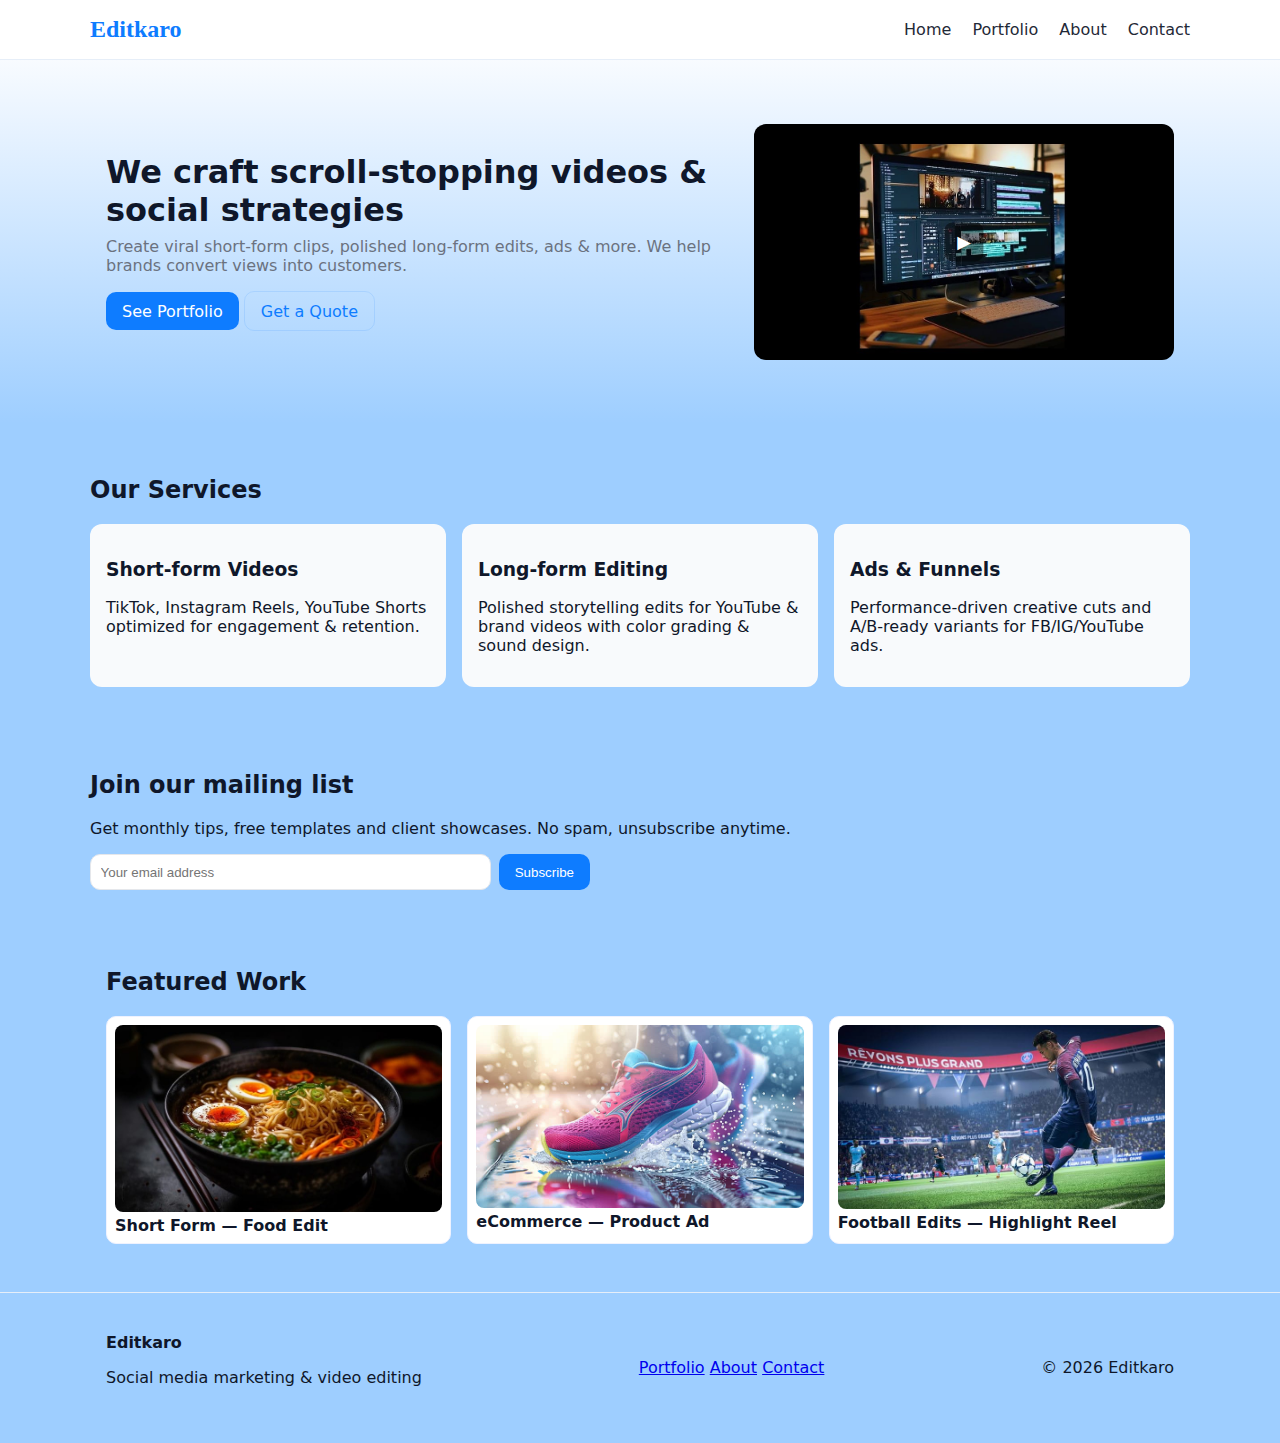
<file: index.html>
<!doctype html>
<html lang="en">
<head>
  <meta charset="utf-8" />
  <meta name="viewport" content="width=device-width,initial-scale=1" />
  <title>Editkaro — Social Media Marketing & Video Editing</title>
  <meta name="description" content="Editkaro.in — Social media marketing & video editing agency. Portfolio, services, contact & email collector." />
  <link rel="stylesheet" href="styles.css" />
</head>
<body style="background-color: #9eceff;">
    <header class="site-header">
    <div class="container header-row">
      <a class="logo" href="index.html">Editkaro</a>
      <nav class="nav">
        <a href="index.html">Home</a>
        <a href="portfolio.html">Portfolio</a>
        <a href="about.html">About</a>
        <a href="contact.html">Contact</a>
      </nav>
    </div>
  </header>

  <main>
    <section class="hero">
      <div class="container hero-grid">
        <div>
          <h1>We craft scroll-stopping videos & social strategies</h1>
          <p>Create viral short-form clips, polished long-form edits, ads & more. We help brands convert views into customers.</p>
          <div class="hero-cta">
            <a class="btn" href="portfolio.html">See Portfolio</a>
            <a class="btn ghost" href="contact.html">Get a Quote</a>
          </div>
        </div>
        <div class="hero-media">
          <!-- placeholder video embed -->
          <div class="video-thumbnail" aria-hidden="true">
            <img src="assets/placeholder-video.jpeg" alt="Editkaro sample edit" />
            <div class="play-overlay">▶</div>
          </div>
        </div>
      </div>
    </section>

    <section class="services container">
      <h2>Our Services</h2>
      <div class="grid-3">
        <article class="card">
          <h3>Short-form Videos</h3>
          <p>TikTok, Instagram Reels, YouTube Shorts optimized for engagement & retention.</p>
        </article>
        <article class="card">
          <h3>Long-form Editing</h3>
          <p>Polished storytelling edits for YouTube & brand videos with color grading & sound design.</p>
        </article>
        <article class="card">
          <h3>Ads & Funnels</h3>
          <p>Performance-driven creative cuts and A/B-ready variants for FB/IG/YouTube ads.</p>
        </article>
      </div>
    </section>

    <section class="email-collector container">
      <h2>Join our mailing list</h2>
      <p>Get monthly tips, free templates and client showcases. No spam, unsubscribe anytime.</p>
      <form id="emailForm" class="inline-form" data-form-type="email">
        <input id="emailInput" name="email" type="email" placeholder="Your email address" required />
        <button type="submit" class="btn">Subscribe</button>
      </form>
      <div id="emailFormMsg" class="form-msg" aria-live="polite"></div>
    </section>

    <section class="featured-work container">
      <h2>Featured Work</h2>
      <div class="featured-grid">
        <!-- links to portfolio page with category tags -->
        <a class="mini-card" href="portfolio.html#shortform">
          <img src="assets/thumb1.jpeg" alt="Short form edit" />
          <strong>Short Form — Food Edit</strong>
        </a>
        <a class="mini-card" href="portfolio.html#ecommerce">
          <img src="assets/thumb2.jpeg" alt="Ecommerce ad" />
          <strong>eCommerce — Product Ad</strong>
        </a>
        <a class="mini-card" href="portfolio.html#football">
          <img src="assets/thumb3.jpeg" alt="Football edit" />
          <strong>Football Edits — Highlight Reel</strong>
        </a>
      </div>
    </section>
  </main>

  <footer class="site-footer">
    <div class="container footer-grid">
      <div>
        <strong>Editkaro</strong>
        <p>Social media marketing & video editing</p>
      </div>
      <nav class="footer-nav">
        <a href="portfolio.html">Portfolio</a>
        <a href="about.html">About</a>
        <a href="contact.html">Contact</a>
      </nav>
      <div>
        <p>© <span id="year"></span> Editkaro</p>
      </div>
    </div>
  </footer>

  <script src="script.js"></script>
</body>
</html>
</file>
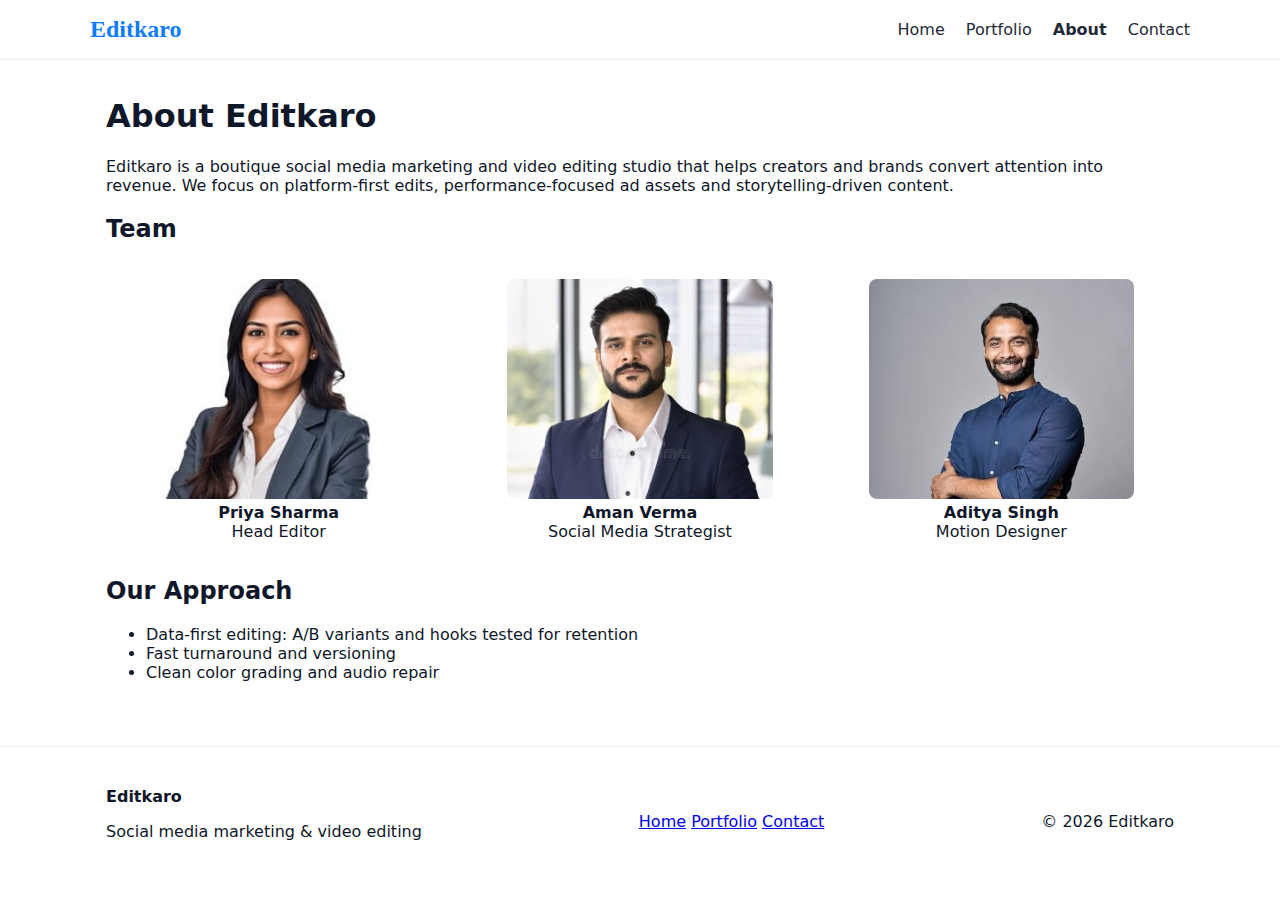
<file: about.html>
<!doctype html>
<html lang="en">
<head>
  <meta charset="utf-8" />
  <meta name="viewport" content="width=device-width,initial-scale=1" />
  <title>About — Editkaro</title>
  <link rel="stylesheet" href="styles.css" />
</head>
<body>
  <header class="site-header">
    <div class="container header-row">
      <a class="logo" href="index.html">Editkaro</a>
      <nav class="nav">
        <a href="index.html">Home</a>
        <a href="portfolio.html">Portfolio</a>
        <a href="about.html" aria-current="page">About</a>
        <a href="contact.html">Contact</a>
      </nav>
    </div>
  </header>

  <main class="container about">
    <h1>About Editkaro</h1>
    <p>Editkaro is a boutique social media marketing and video editing studio that helps creators and brands convert attention into revenue. We focus on platform-first edits, performance-focused ad assets and storytelling-driven content.</p>

    <section class="team">
      <h2>Team</h2>
      <div class="grid-3">
        <figure class="team-card">
          <img src="assets/team1.jpeg" alt="Team member 1" />
          <figcaption>
            <strong>Priya Sharma</strong><br>
            <span>Head Editor</span>
          </figcaption>
        </figure>

        <figure class="team-card">
          <img src="assets/team2.jpeg" alt="Team member 2" />
          <figcaption>
            <strong>Aman Verma</strong><br>
            <span>Social Media Strategist</span>
          </figcaption>
        </figure>

        <figure class="team-card">
          <img src="assets/team3.jpeg" alt="Team member 3" />
          <figcaption>
            <strong>Aditya Singh</strong><br>
            <span>Motion Designer</span>
          </figcaption>
        </figure>
      </div>
    </section>

    <section class="values">
      <h2>Our Approach</h2>
      <ul>
        <li>Data-first editing: A/B variants and hooks tested for retention</li>
        <li>Fast turnaround and versioning</li>
        <li>Clean color grading and audio repair</li>
      </ul>
    </section>
  </main>

  <footer class="site-footer">
    <div class="container footer-grid">
      <div><strong>Editkaro</strong><p>Social media marketing & video editing</p></div>
     <nav class="footer-nav">
        <a href="index.html">Home</a>
        <a href="portfolio.html">Portfolio</a>
        <a href="contact.html">Contact</a>
      </nav>
      <div><p>© <span id="year3"></span> Editkaro</p></div>
    </div>
  </footer>

  <script src="script.js"></script>
</body>
</html>
</file>
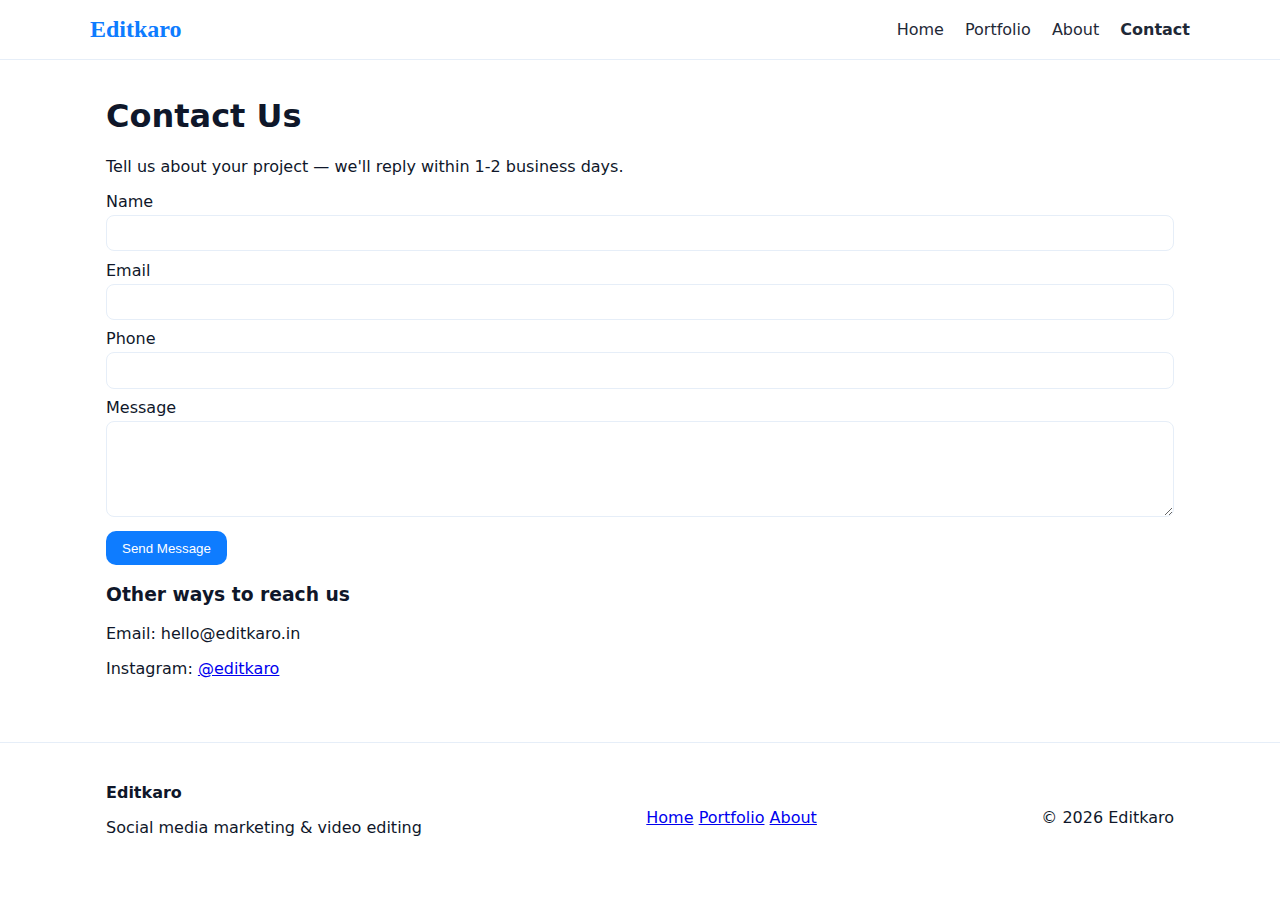
<file: contact.html>
<!doctype html>
<html lang="en">
<head>
  <meta charset="utf-8" />
  <meta name="viewport" content="width=device-width,initial-scale=1" />
  <title>Contact — Editkaro</title>
  <link rel="stylesheet" href="styles.css" />
</head>
<body>
  <header class="site-header">
    <div class="container header-row">
      <a class="logo" href="index.html">Editkaro</a>
      <nav class="nav">
        <a href="index.html">Home</a>
        <a href="portfolio.html">Portfolio</a>
        <a href="about.html">About</a>
        <a href="contact.html" aria-current="page">Contact</a>
      </nav>
    </div>
  </header>

  <main class="container contact-page">
    <h1>Contact Us</h1>
    <p>Tell us about your project — we'll reply within 1-2 business days.</p>

    <form id="contactForm" class="contact-form" data-form-type="contact">
      <label>
        Name
        <input name="name" type="text" required />
      </label>
      <label>
        Email
        <input name="email" type="email" required />
      </label>
      <label>
        Phone
        <input name="phone" type="tel" />
      </label>
      <label>
        Message
        <textarea name="message" rows="5" required></textarea>
      </label>

      <button type="submit" class="btn">Send Message</button>
      <div id="contactFormMsg" class="form-msg" aria-live="polite"></div>
    </form>

    <section class="contact-details">
      <h3>Other ways to reach us</h3>
      <p>Email: hello@editkaro.in</p>
      <p>Instagram: <a href="https://instagram.com">@editkaro</a></p>
    </section>
  </main>

  <footer class="site-footer">
    <div class="container footer-grid">
      <div><strong>Editkaro</strong><p>Social media marketing & video editing</p></div>
      <nav class="footer-nav">
        <a href="index.html">Home</a>
        <a href="portfolio.html">Portfolio</a>
        <a href="about.html">About</a>
      </nav>
      <div><p>© <span id="year4"></span> Editkaro</p></div>
    </div>
  </footer>

  <script src="script.js"></script>
</body>
</html>
</file>
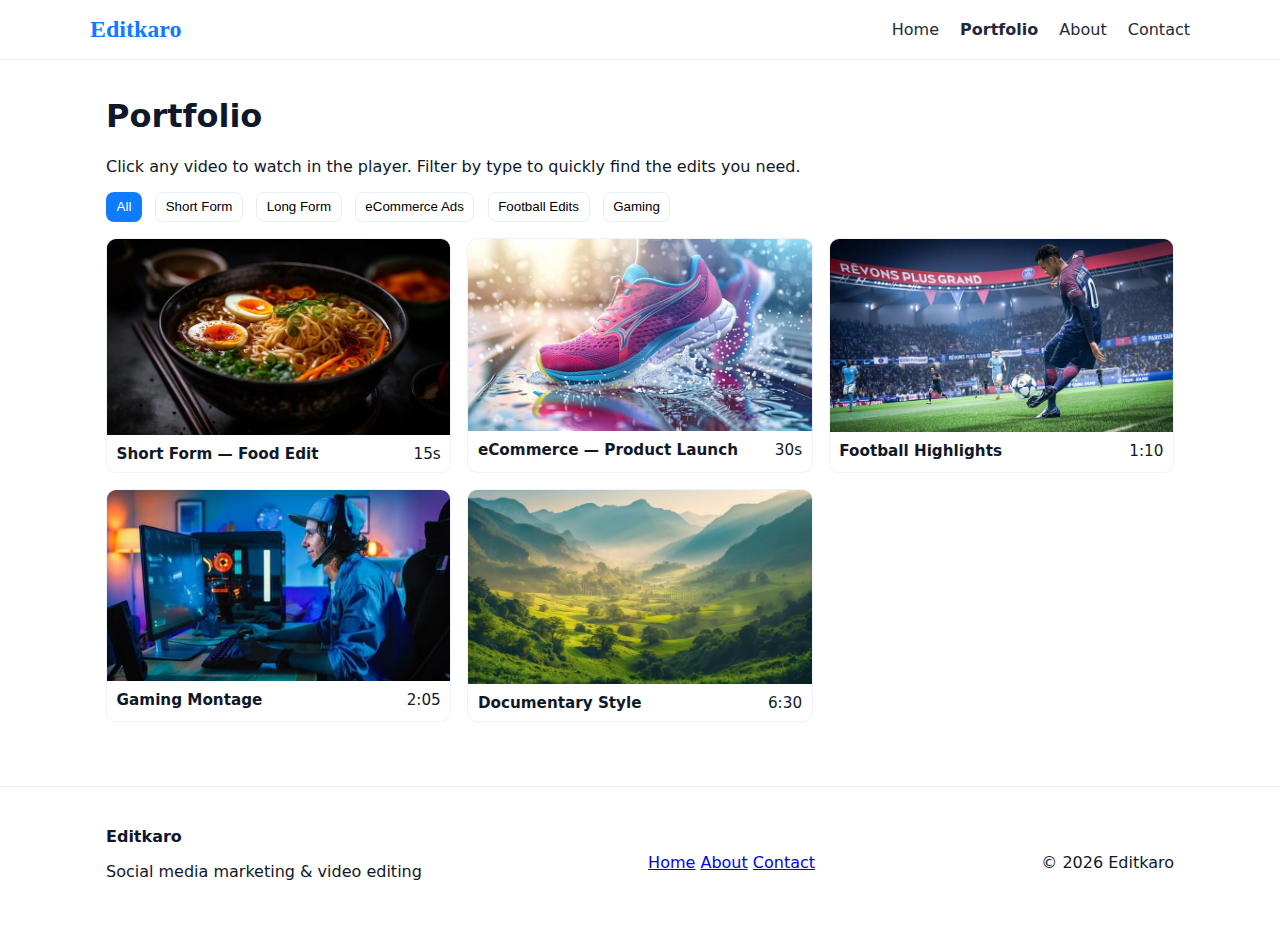
<file: portfolio.html>
<!doctype html>
<html lang="en">
<head>
  <meta charset="utf-8" />
  <meta name="viewport" content="width=device-width,initial-scale=1" />
  <title>Portfolio — Editkaro</title>
  <link rel="stylesheet" href="styles.css" />
</head>
<body>
  <header class="site-header">
    <div class="container header-row">
      <a class="logo" href="index.html">Editkaro</a>
      <nav class="nav">
        <a href="index.html">Home</a>
        <a href="portfolio.html" aria-current="page">Portfolio</a>
        <a href="about.html">About</a>
        <a href="contact.html">Contact</a>
      </nav>
    </div>
  </header>

  <main class="container">
    <section class="portfolio-intro">
      <h1>Portfolio</h1>
      <p>Click any video to watch in the player. Filter by type to quickly find the edits you need.</p>
      <div class="filters" role="tablist">
        <button class="filter-btn active" data-filter="all">All</button>
        <button class="filter-btn" data-filter="short">Short Form</button>
        <button class="filter-btn" data-filter="long">Long Form</button>
        <button class="filter-btn" data-filter="ecom">eCommerce Ads</button>
        <button class="filter-btn" data-filter="football">Football Edits</button>
        <button class="filter-btn" data-filter="gaming">Gaming</button>
      </div>
    </section>

    <section id="gallery" class="video-gallery">
      <!-- Each item: data-category and data-video (YouTube id or video url) -->
      <article class="video-card" data-category="short" data-video="qxiYnqJDT6w">
        <img src="assets/thumb1.jpeg" alt="Short clip 1" />
        <div class="meta"><strong>Short Form — Food Edit</strong><span>15s</span></div>
      </article>

      <article class="video-card" data-category="ecom" data-video="O-JXUhhIRHU">
        <img src="assets/thumb2.jpeg" alt="ecommerce ad 1" />
        <div class="meta"><strong>eCommerce — Product Launch</strong><span>30s</span></div>
      </article>

      <article class="video-card" data-category="football" data-video="93QHqmnz8P0">
        <img src="assets/thumb3.jpeg" alt="football edit" />
        <div class="meta"><strong>Football Highlights</strong><span>1:10</span></div>
      </article>

      <article class="video-card" data-category="gaming" data-video="vQqU0F8vTOE">
        <img src="assets/thumb4.jpeg" alt="gaming montage" />
        <div class="meta"><strong>Gaming Montage</strong><span>2:05</span></div>
      </article>

      <article class="video-card" data-category="long" data-video="rTV-56QagQM">
        <img src="assets/thumb5.jpeg" alt="documentary style" />
        <div class="meta"><strong>Documentary Style</strong><span>6:30</span></div>
      </article>
    </section>
  </main>

  <!-- Modal player -->
  <div id="videoModal" class="modal" aria-hidden="true">
    <div class="modal-content">
      <button class="modal-close" aria-label="Close">✕</button>
      <div id="modalPlayer" class="modal-player"></div>
    </div>
  </div>

  <footer class="site-footer">
    <div class="container footer-grid">
      <div><strong>Editkaro</strong><p>Social media marketing & video editing</p></div>
      <nav class="footer-nav">
        <a href="index.html">Home</a>
        <a href="about.html">About</a>
        <a href="contact.html">Contact</a>
      </nav>
      <div><p>© <span id="year2"></span> Editkaro</p></div>
    </div>
  </footer>

  <script src="script.js"></script>
</body>
</html>
</file>
<file: styles.css>
/* Simple responsive, modern styles for Editkaro */
:root {
  --max-width: 1100px;
  --accent: #0e7cff;
  --muted: #6b7280;
  --bg: #fff;
  --card: #f8fafc;
  --radius: 12px;
  font-family: Inter, system-ui, -apple-system, "Segoe UI", Roboto, "Helvetica Neue", Arial;
  color-scheme: light;
}
* {box-sizing: border-box}
html,body{margin:0;padding:0;background:var(--bg);color:#0f172a}
.container{max-width:var(--max-width);margin:0 auto;padding:1rem}
.site-header{border-bottom:1px solid #e6eef8;background:#fff}
.header-row{display:flex;align-items:center;justify-content:space-between;padding:1rem 0}
.logo{font-weight:700;color:var(--accent);text-decoration:none;font-size:1.5rem;font-family:"Cooper Black",serif}
.nav a{margin-left:1rem;text-decoration:none;color:#1f2937}
.nav a[aria-current="page"]{font-weight:600}
.hero{padding:3rem 0;background:linear-gradient(180deg,#f8fbff,transparent)}
.hero-grid{display:grid;grid-template-columns:1fr 420px;gap:2rem;align-items:center}
.hero h1{font-size:2rem;margin:0 0 .5rem}
.hero p{color:var(--muted);margin:0 0 1rem}
.btn{display:inline-block;padding:0.6rem 1rem;background:var(--accent);color:#fff;border-radius:10px;text-decoration:none;border:0;cursor:pointer}
.btn.ghost{background:transparent;color:var(--accent);border:1px solid rgba(14,124,255,0.12)}
.hero-media .video-thumbnail{position:relative;border-radius:12px;overflow:hidden}
.hero-media img{width:100%;display:block}
.play-overlay{position:absolute;left:50%;top:50%;transform:translate(-50%,-50%);background:rgba(0,0,0,0.45);color:#fff;padding:.6rem .8rem;border-radius:8px;font-size:1.1rem}
.services{padding:2rem 0}
.grid-3{display:grid;grid-template-columns:repeat(3,1fr);gap:1rem}
.card{background:var(--card);padding:1rem;border-radius:12px}
.email-collector{padding:2rem 0}
.inline-form{display:flex;gap:.5rem;max-width:500px}
.inline-form input{flex:1;padding:.6rem;border-radius:10px;border:1px solid #e5e7eb}
.inline-form button{padding:.6rem 1rem;border-radius:10px}
.featured-grid{display:grid;grid-template-columns:repeat(3,1fr);gap:1rem;margin-top:1rem}
.mini-card{display:block;background:#fff;border:1px solid #eef2ff;padding:.5rem;border-radius:10px;text-decoration:none;color:inherit}
.mini-card img{width:100%;border-radius:8px}
.site-footer{border-top:1px solid #e6eef8;padding:1.5rem 0;margin-top:2rem}
.footer-grid{display:flex;justify-content:space-between;align-items:center}

.video-gallery{display:grid;grid-template-columns:repeat(3,1fr);gap:1rem;margin:1rem 0}
.video-card{background:#fff;border-radius:10px;overflow:hidden;cursor:pointer;border:1px solid #eef2ff}
.video-card img{width:100%;display:block}
.video-card .meta{padding:.6rem;display:flex;justify-content:space-between;align-items:center;font-size:.95rem;color:#111827}
.filters{margin:1rem 0}
.filter-btn{padding:.4rem .6rem;border-radius:8px;border:1px solid #e6eef8;background:#fff;margin-right:.5rem;cursor:pointer}
.filter-btn.active{background:var(--accent);color:#fff;border-color:transparent}

.modal{position:fixed;inset:0;display:none;align-items:center;justify-content:center;background:rgba(2,6,23,0.6);z-index:60}
.modal[aria-hidden="false"]{display:flex}
.modal-content{width:90%;max-width:900px;background:#fff;border-radius:12px;padding:1rem;position:relative}
.modal-close{position:absolute;right:1rem;top:1rem;border:0;background:transparent;font-size:1.1rem;cursor:pointer}
.modal-player{aspect-ratio:16/9;background:#000;border-radius:8px;overflow:hidden}

/* Team & About */
.team-card{text-align:center}
.team-card img{width:100%;height:220px;object-fit:cover;border-radius:8px}
.contact-form label{display:block;margin-bottom:.6rem}
.contact-form input,.contact-form textarea{width:100%;padding:.6rem;border-radius:8px;border:1px solid #e6eef8;margin-top:.25rem}
.form-msg{margin-top:.6rem;color:green;font-weight:600}

/* Responsive */
@media (max-width:900px){
  .hero-grid{grid-template-columns:1fr; padding:1rem 0}
  .grid-3{grid-template-columns:1fr}
  .video-gallery{grid-template-columns:repeat(2,1fr)}
  .featured-grid{grid-template-columns:repeat(2,1fr)}
}
@media (max-width:560px){
  .video-gallery{grid-template-columns:1fr}
  .nav{display:none}
  .header-row{justify-content:space-between}
}
</file>
